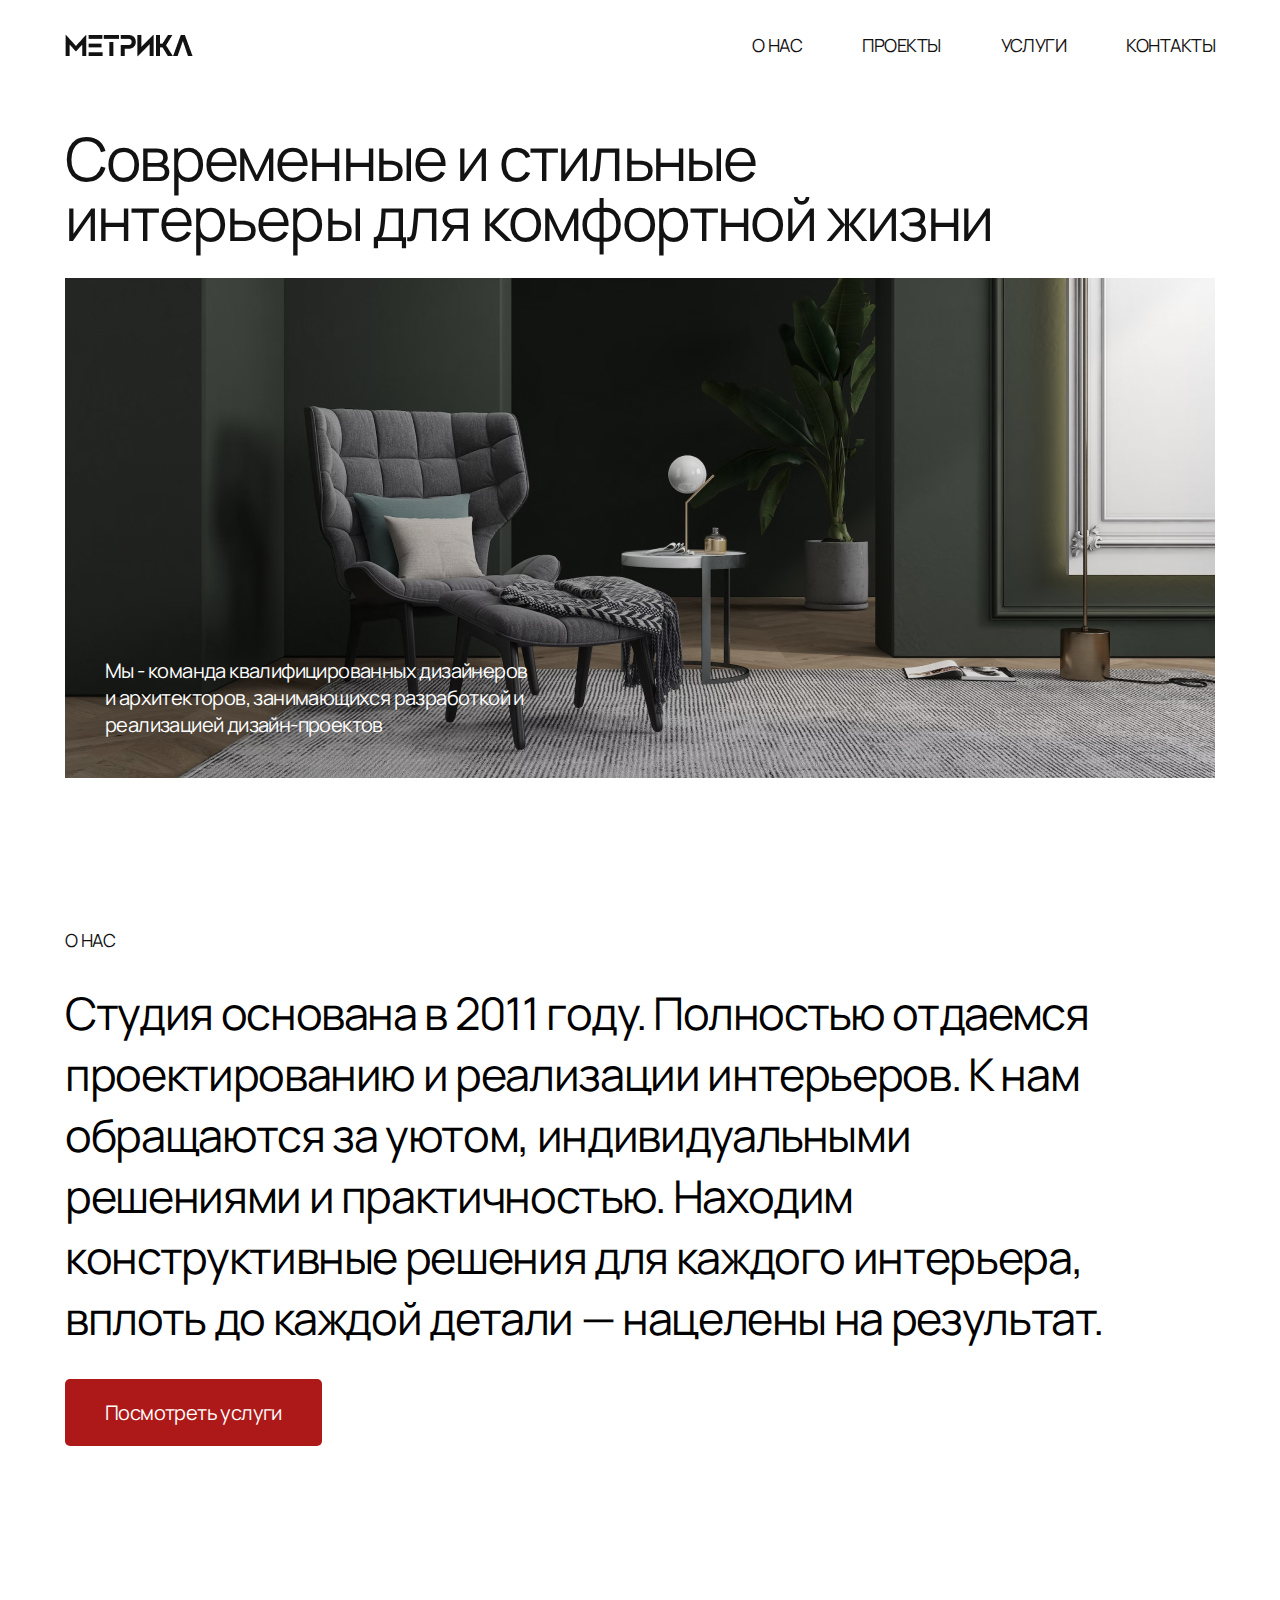
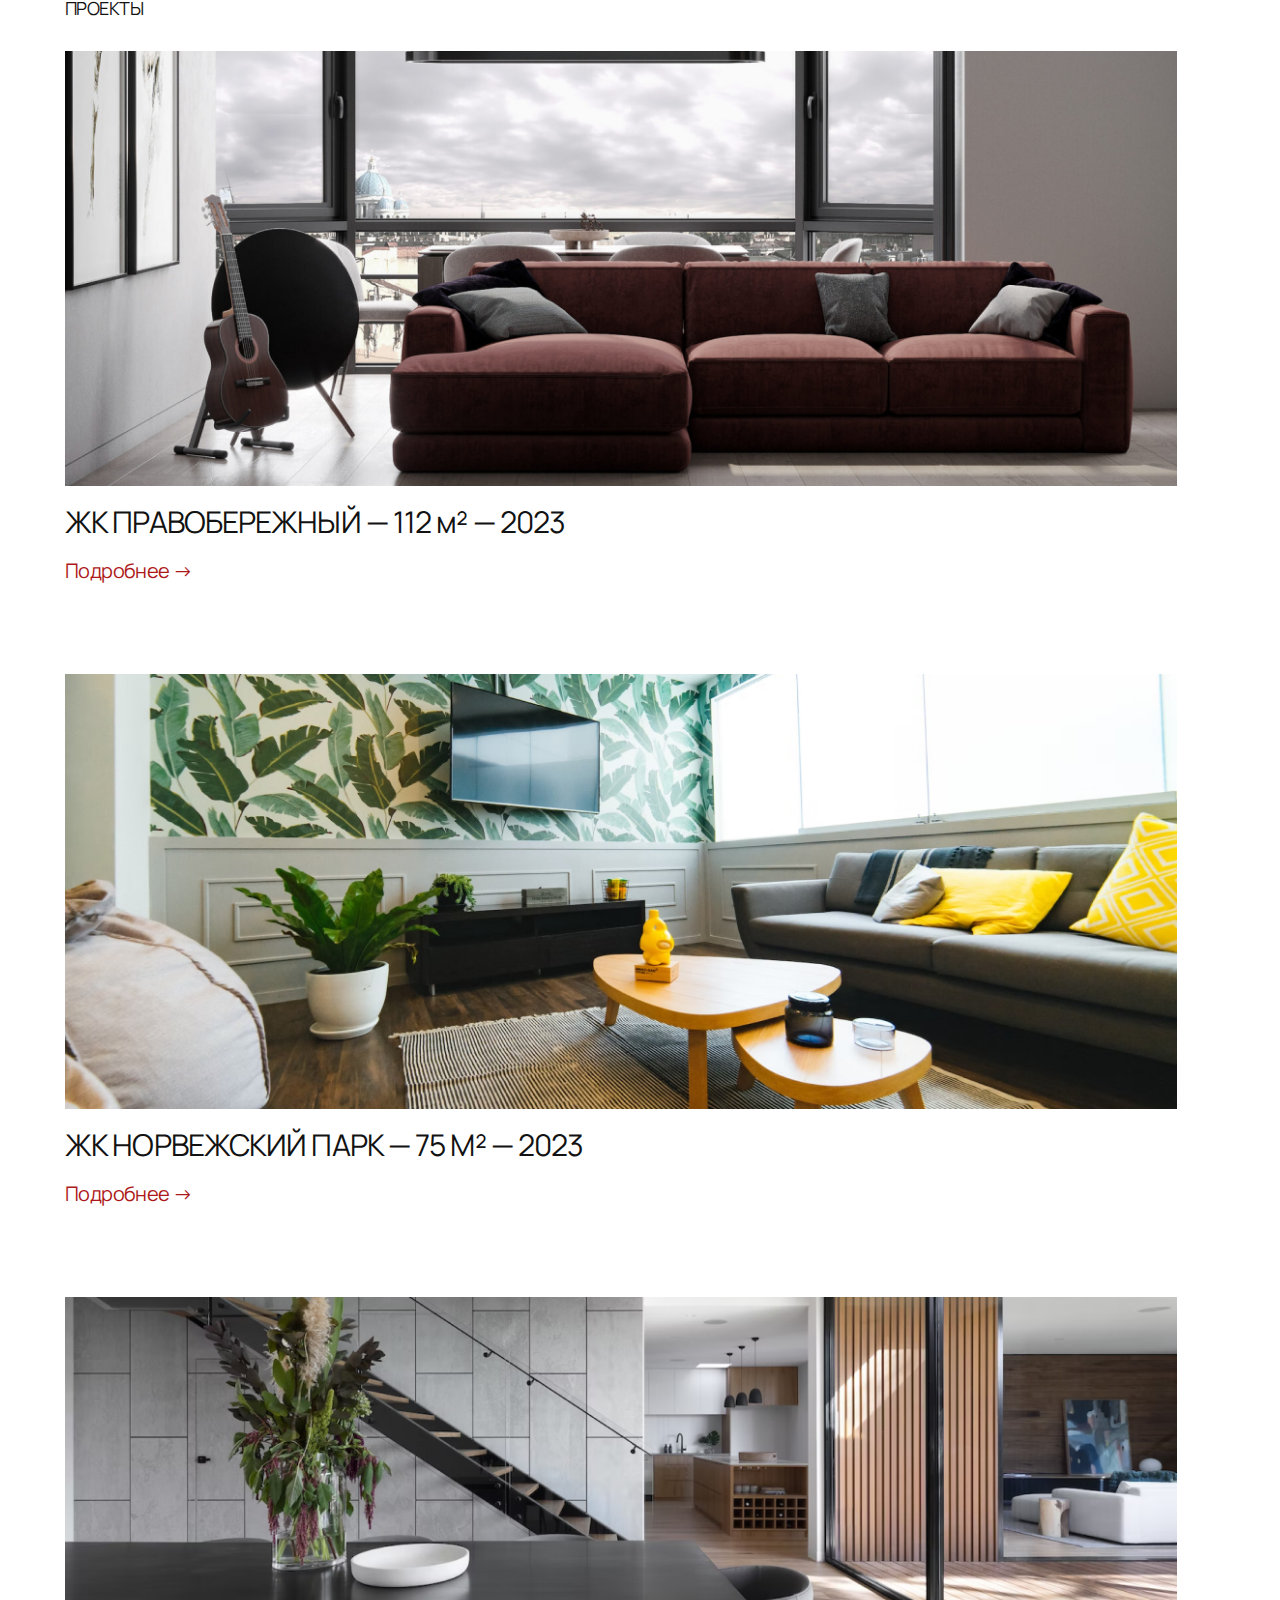
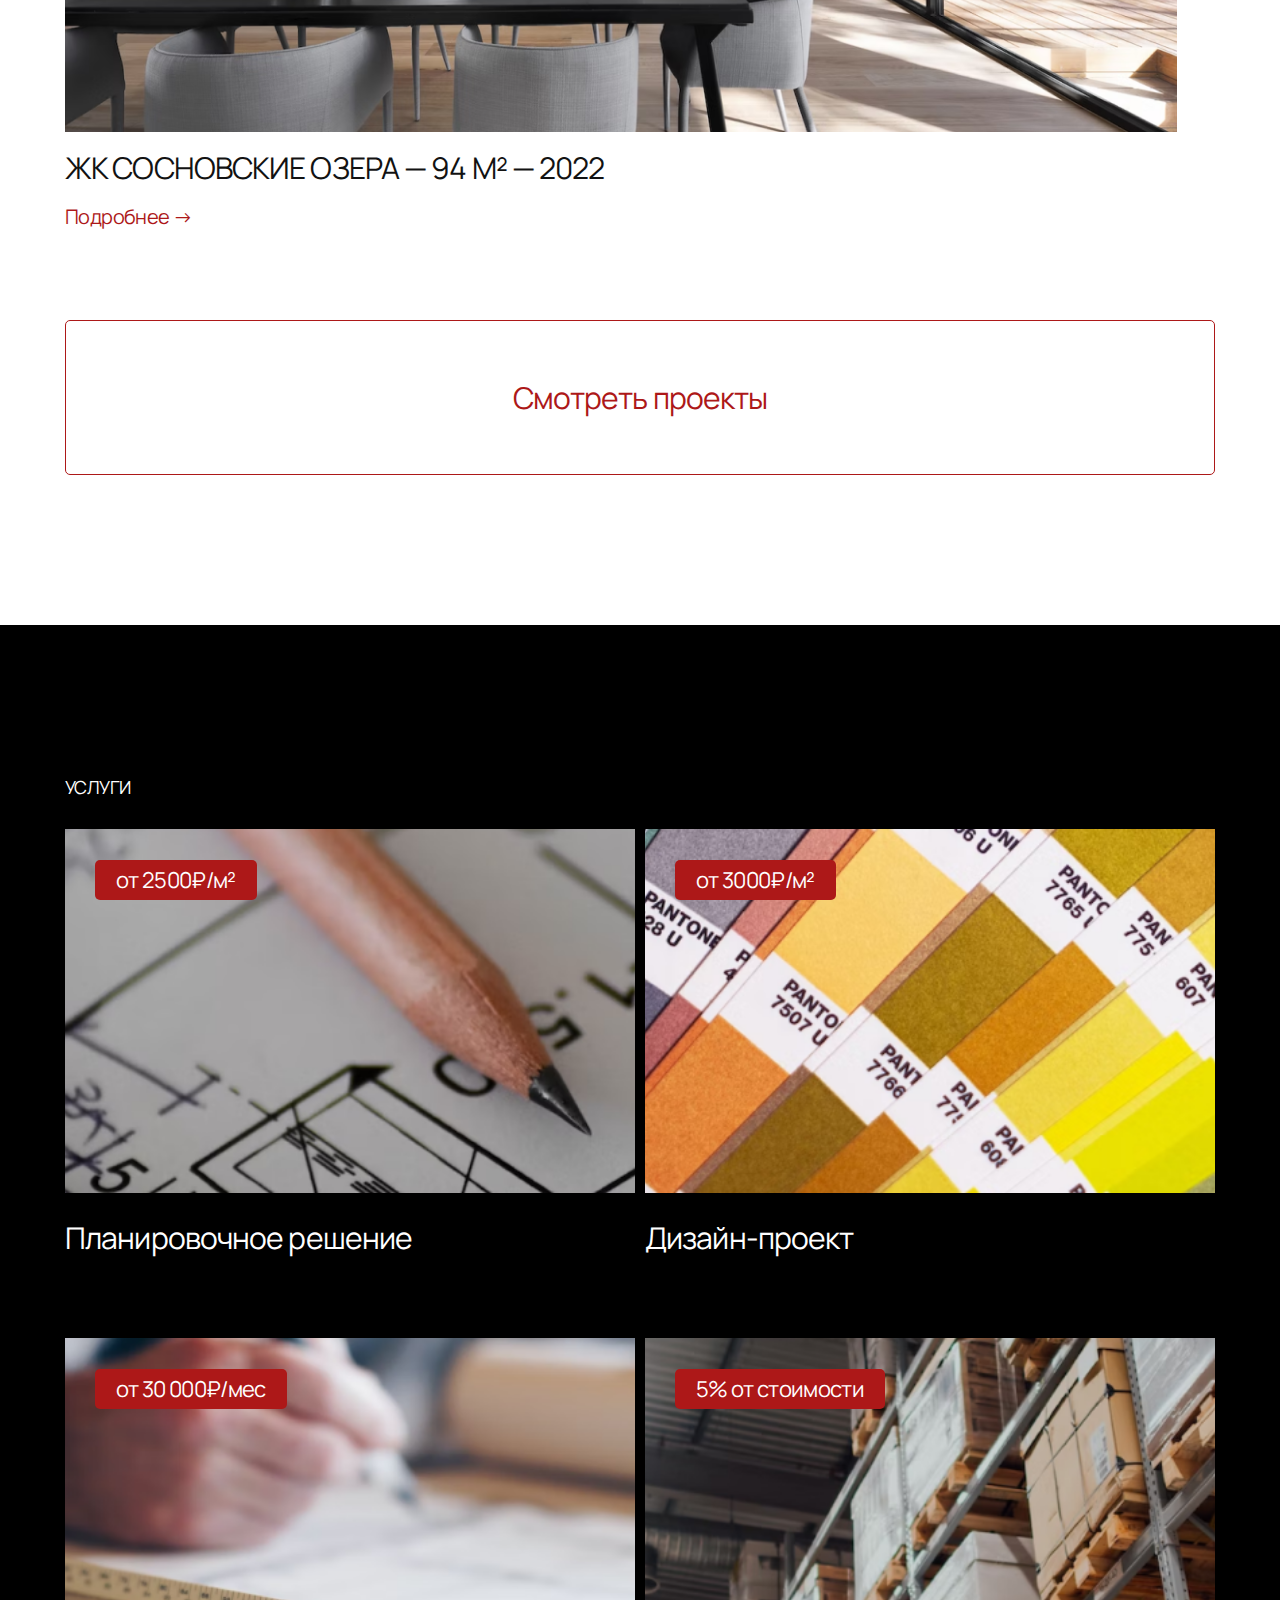
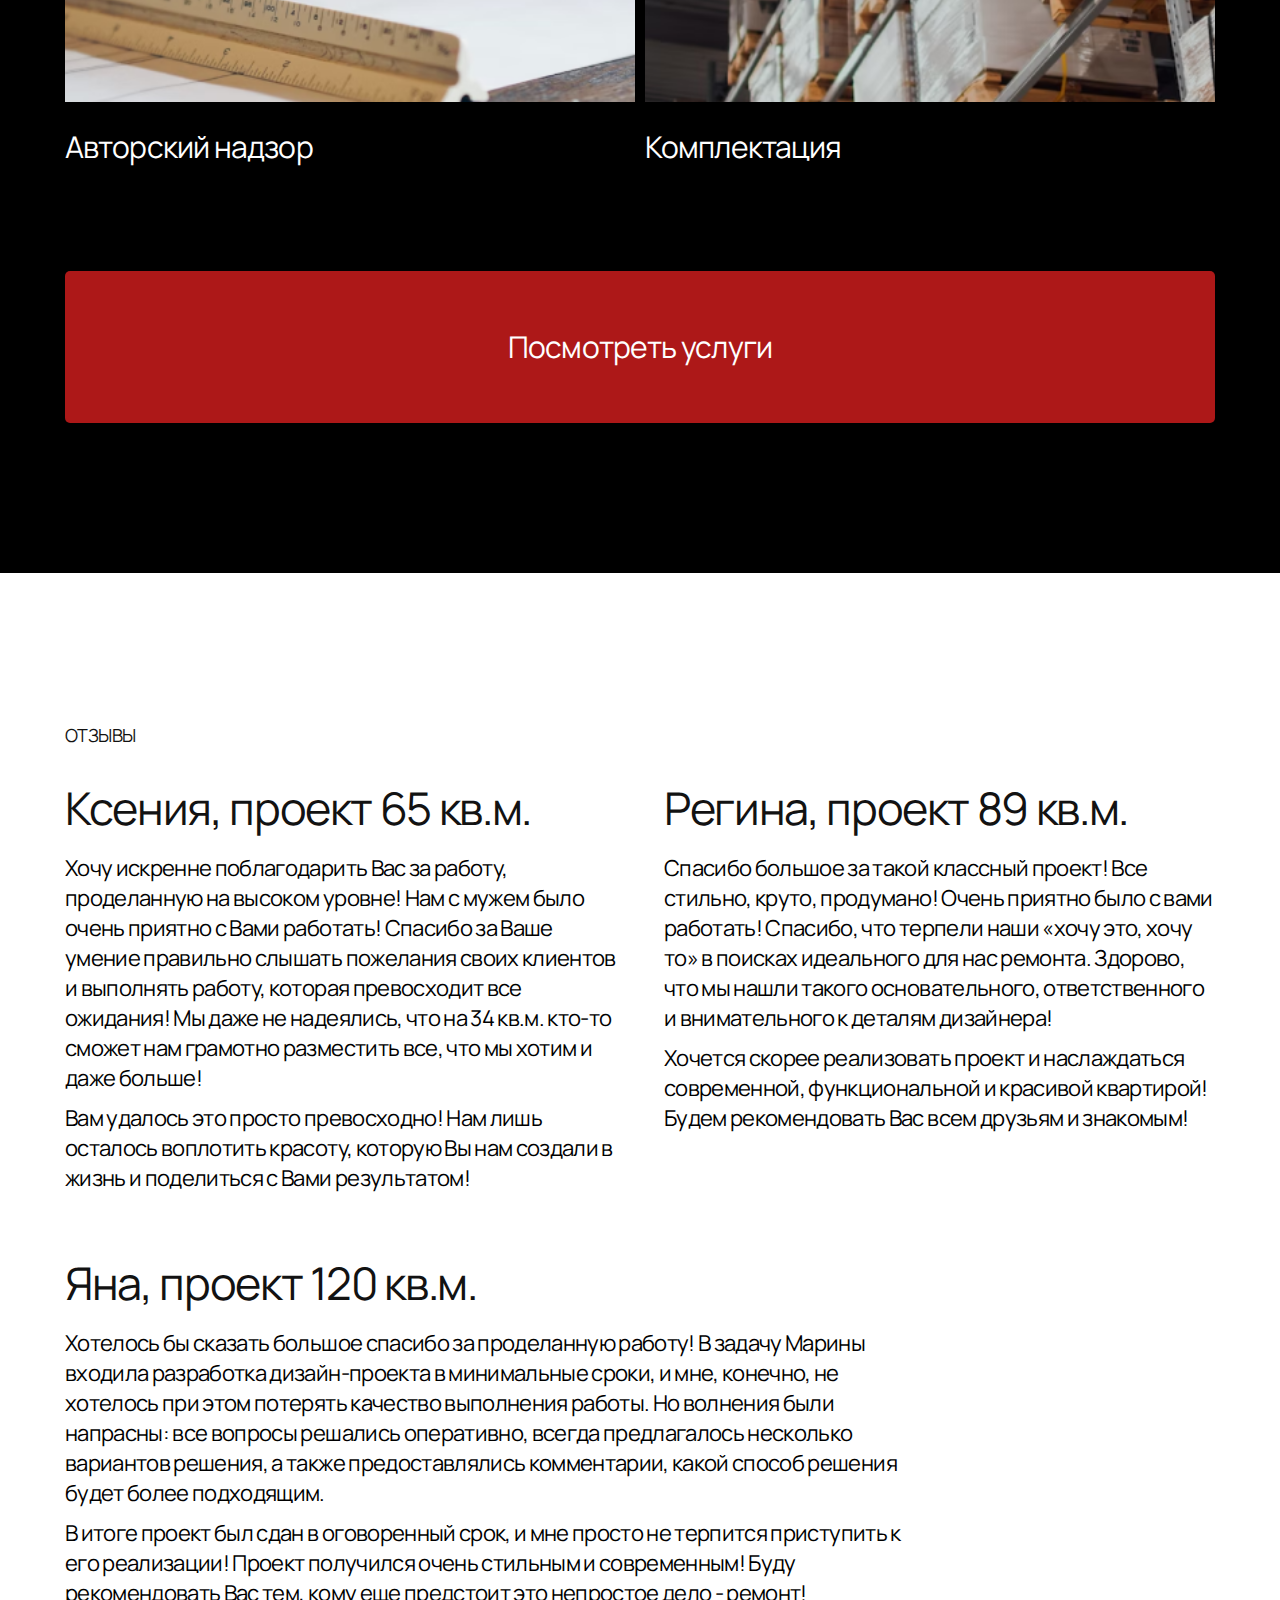
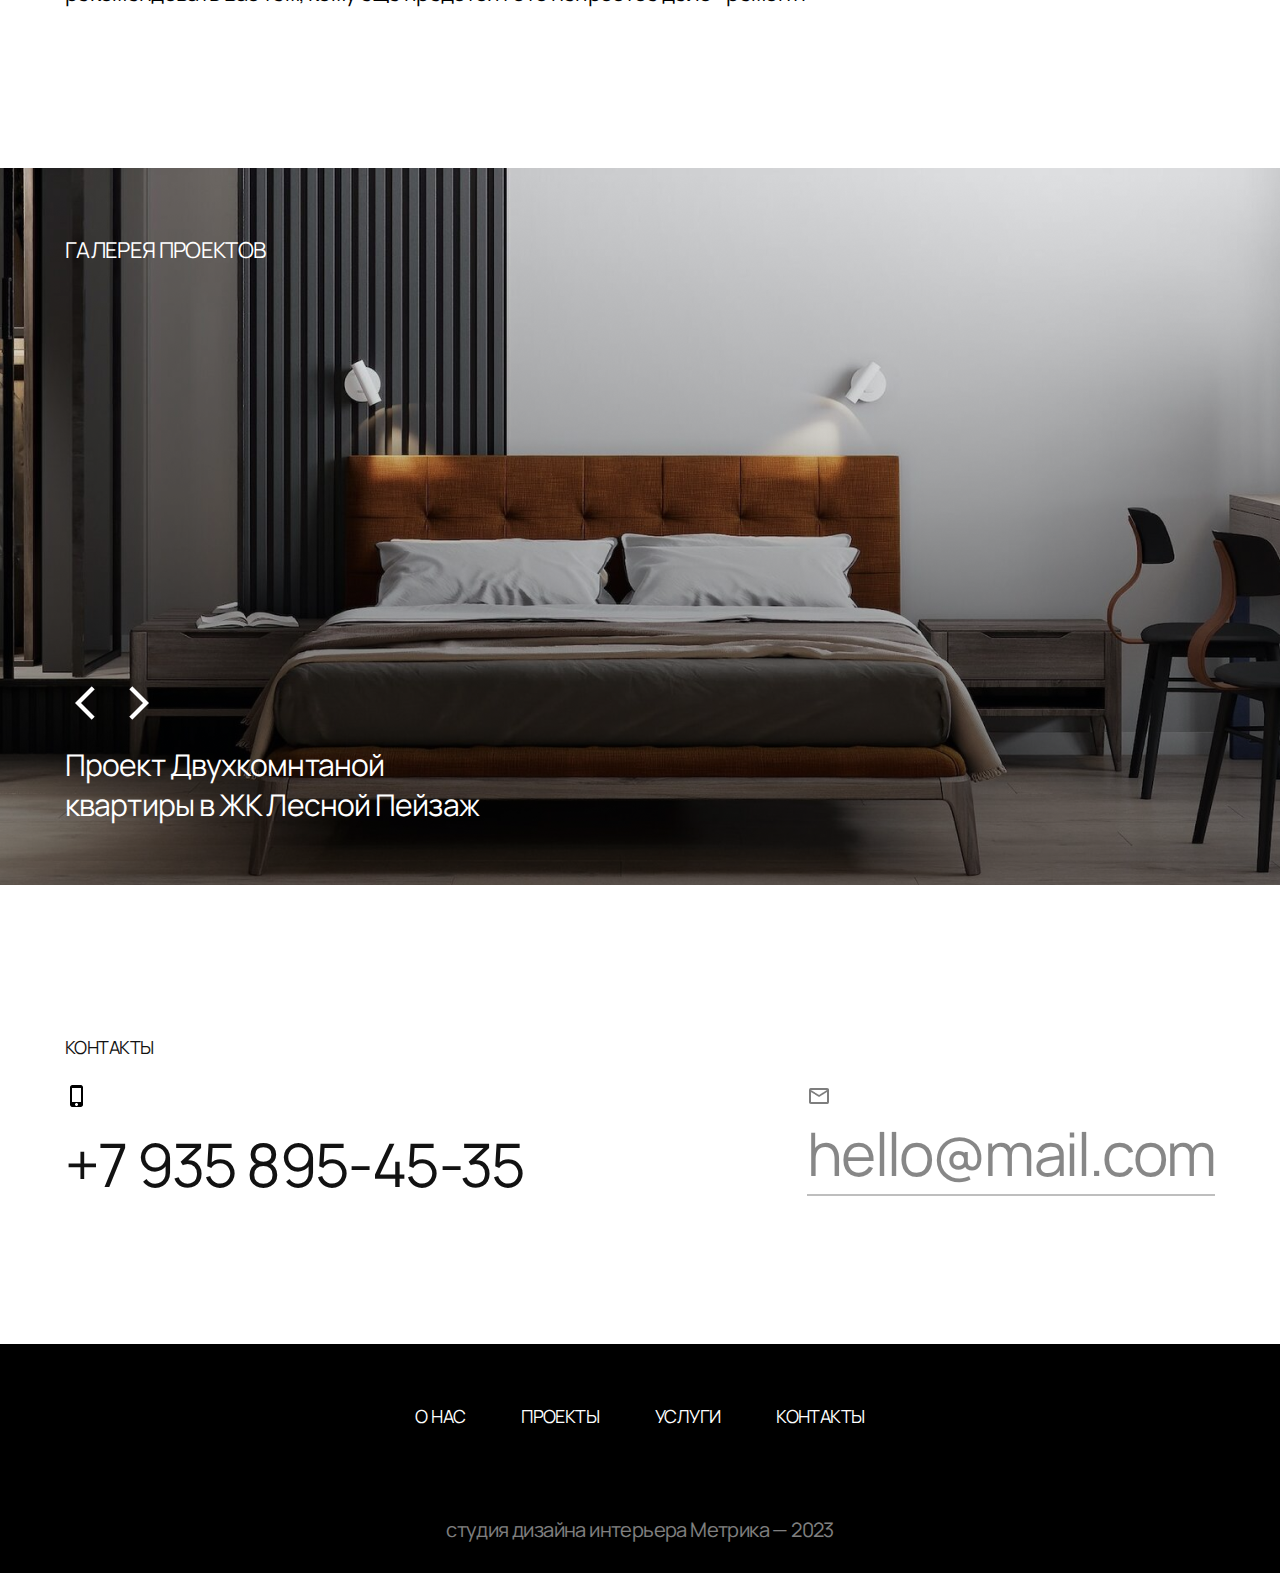
<file: index.html>
<!DOCTYPE html>
<html lang="en">
<head>
    <link rel="preconnect" href="https://fonts.googleapis.com">
    <link rel="preconnect" href="https://fonts.gstatic.com" crossorigin>
    <link href="https://fonts.googleapis.com/css2?family=Manrope:wght@200;300;400;500;600;700;800&display=swap" rel="stylesheet">
    <meta charset="UTF-8">
    <meta name="viewport" content="width=device-width, initial-scale=1.0">
    <title>Метрика</title>
    <link rel="stylesheet" href="./reset.css">
    <link rel="stylesheet" href="./styles.css">
</head>
<body> 
    
        <header>
            <div class="container">
                <div class="header-inner">
                    <img class="header__logo" src="./img/Метрика.png" alt="Логотоп компании">
                    <nav class="headernav">
                        <a class="headernav__link" href="#about-us">О НАС</a></li>
                        <a class="headernav__link" href="#projects">ПРОЕКТЫ</a></li>
                        <a class="headernav__link" href="#services">УСЛУГИ</a></li>
                        <a class="headernav__link" href="#contacts">КОНТАКТЫ</a></li>
                    </nav>
                    <div class="js-burger-btn burger-btn"></div>
                </div>
            </div>
        </header>

        <div class="js-burger burger">
            <div class="js-burger__content burger__content">
                <img class="header__logo" src="./img/Метрика.png" alt="Логотоп компании">
                    <nav class="burger-nav">
                        <a class="burger-nav__link" href="#about-us">О НАС</a></li>
                        <a class="burger-nav__link" href="#projects">ПРОЕКТЫ</a></li>
                        <a class="burger-nav__link" href="#services">УСЛУГИ</a></li>
                        <a class="burger-nav__link" href="#contacts">КОНТАКТЫ</a></li>
                    
                    <h2 class="burger-nav__title">Для связи:</h2>
                    <ul class="burger-nav__item">
                        <li class="">
                            <a class="burger-nav__text" href="tel:+79358954535">
                                +7 935  895-45-35
                            </a>
                        </li>
                        <li>
                            <a class="burger-nav__text" href="mailto:hello@mail.com">
                                hello@mail.com
                            </a>
                        </li>
                    </ul>
                </nav>
            </div>
        </div>
    
        <script src="./burger.js"></script>

        <main>
            <section class="hero">
                <div class="container">
                    <h1 class="hero__title">
                        Современные и стильные 
                        интерьеры для комфортной жизни
                    </h1>
                    <div class="hero__box">
                        <p class="hero__text">
                            Мы - команда квалифицированных дизайнеров и архитекторов, занимающихся разработкой и реализацией дизайн-проектов
                        </p>
                    </div>
                </div>
            </section>
            
            <section class="about">
                <div class="container">
                    <h2 id="about-us">О НАС</h2>
                    <p class="about__text">
                        Студия основана в 2011 году. Полностью отдаемся проектированию и реализации интерьеров. К нам обращаются за уютом, индивидуальными решениями и практичностью. Находим конструктивные решения для каждого интерьера, вплоть до каждой детали — нацелены на результат.
                    </p>
                    <a href="#" class="about__btn">Посмотреть услуги</a>
                </div>
            </section>

            <section class="projects">
                <div class="container">
                    <h2 id="projects">проекты</h2>
                    <ul class="project">
                        <li class="project__item">
                            <div class="container__img">
                                <img class="project__image" src="./img/projects_right.png" alt="Красивый диван">
                            </div>
                            <h3 class="project__title">
                                ЖК ПРАВОБЕРЕЖНЫЙ — 112 м² — 2023
                            </h3>
                            <a href="#" class="project__link">Подробнее →</a>
                        </li>
                        <li class="project__item">
                            <div class="container__img">
                                <img class="project__image" src="./img/projects_park.png" alt="Милый кофейный столик">
                            </div>
                            <h3 class="project__title">
                                ЖК НОРВЕЖСКИЙ ПАРК — 75 М² — 2023
                            </h3>
                            <a href="#" class="project__link">Подробнее →</a>
                        </li>
                        <li class="project__item">
                            <div class="container__img">
                                <img class="project__image" src="./img/projects_lakes.png" alt="Стол с креслами">
                            </div>   
                            <h3 class="project__title">
                                ЖК СОСНОВСКИЕ ОЗЕРА — 94 М² — 2022
                            </h3>
                            <a href="#" class="project__link">Подробнее →</a>    
                        </li>
                       
                    </ul> 
                    <a href="#" class="project__btn">
                                    Смотреть проекты
                        </a>
                </div>
            </section> 

            <section class="services">
                <div class="container">
                    <h2 id="services" class="services__title">Услуги</h2>
                    <ul class="service">
                        <li class="service-item">
                            <div class="service__item">
                            <h3 class="service__parameters">от 2500₽/м²</h3>
                            <img class="service__img" src="./img/schedule_resolution.png" alt="Карандаш на бумаге">
                            </div>
                            <h3 class="service__text">Планировочное решение</h3>
                        </li>
                         <li class="service-item">
                            <div class="service__item">
                            <h3 class="service__parameters">от 3000₽/м²</h3>
                            <img class="service__img" src="./img/design_project.png" alt="Палитра">
                            </div>
                            <h3 class="service__text">Дизайн-проект</h3>
                        </li>
                        <li class="service-item">
                            <div class="service__item">
                            <h3 class="service__parameters">от 30 000₽/мес</h3>
                            <img class="service__img" src="./img/author_ supervision.png" alt="Подготовка чертежа">
                            </div>
                            <h3 class="service__text">Авторский надзор </h3>
                        </li>
                        <li class="service-item">
                            <div class="service__item">
                            <h3 class="service__parameters">5% от стоимости</h3>
                            <img class="service__img" src="./img/equipment.png" alt="Паллеты на складе">
                            </div>
                            <h3 class="service__text">Комплектация</h3>
                        </li>
                    </ul>
                    <a href="#" class="servise__btn js-btn">Посмотреть услуги</a>
                </div>
            </section>

            <div class="js-popup popup">
                <div class="js-popup__content popup__content">
                    <h1 class="popup__title">
                        Заказать услугу
                    </h1>
                    <p class="popup__text">
                        Заполните форму, мы свяжемся с вами в течение суток
                    </p>
                    <input 
                        class="input"
                        type="text"
                        placeholder="Имя">

                    <input 
                        class="input"
                        type="text"
                        placeholder="Электронная почта">

                    <input 
                        class="input"
                        type="text"
                        placeholder="Номер телефона">
                    
                    <button class="popup__btn">Отправить</button>
                    <div class="js-popup__close-btn popup__close-btn"></div>
                </div>
            </div>

            <script src="/popup.js"></script>

            <section class="reviews">
                <div class="container">
                    <h2 id="reviews" > Отзывы</h2>
                    <div class="review">
                        <div class="review__row">
                            <div class="review__col review__left">
                                <h3 class="review__title">Ксения, проект 65 кв.м.</h3>
                                <p class="review__text">Хочу искренне поблагодарить Вас за работу, проделанную на высоком уровне! Нам с мужем было очень приятно с Вами работать! Спасибо за Ваше умение правильно слышать пожелания своих клиентов и выполнять работу, которая превосходит все ожидания! Мы даже не надеялись, что на 34 кв.м. кто-то сможет нам грамотно разместить все, что мы хотим и даже больше!</p>
                                <p class="review__text">Вам удалось это просто превосходно! Нам лишь осталось воплотить красоту, которую Вы нам создали в жизнь и поделиться с Вами результатом!</p>
                            </div>

                            <div class="review__col ">
                                <h3 class="review__title">Регина, проект 89 кв.м.</h3>
                                <p class="review__text">Спасибо большое за такой классный проект! Все стильно, круто, продумано! Очень приятно было с вами работать! Спасибо, что терпели наши «хочу это, хочу то» в поисках идеального для нас ремонта. Здорово, что мы нашли такого основательного, ответственного и внимательного к деталям дизайнера!</p>
                                <p class="review__text">Хочется скорее реализовать проект и наслаждаться современной, функциональной и красивой квартирой! Будем рекомендовать Вас всем друзьям и знакомым!</p>
                            </div>
                        </div>
                        <div class="review__col">
                            <h3 class="review__title">Яна, проект 120 кв.м.</h3>
                            <p class="review__text review__big">Хотелось бы сказать большое спасибо за проделанную работу! В задачу Марины входила разработка дизайн-проекта в минимальные сроки, и мне, конечно, не хотелось при этом потерять качество выполнения работы. Но волнения были напрасны: все вопросы решались оперативно, всегда предлагалось несколько вариантов решения, а также предоставлялись комментарии, какой способ решения будет более подходящим.</p>
                            <p class="review__text review__big">В итоге проект был сдан в оговоренный срок, и мне просто не терпится приступить к его реализации! Проект получился очень стильным и современным! Буду рекомендовать Вас тем, кому еще предстоит это непростое дело - ремонт!</p>
                        </div>
                    </div>
                </div>
            </section>
            
            <section class="gallery-section">
                <div class="gallery">
                        <div class="gallery__title-wrapper">
                            <div class="container">
                                <h2 class="gallery__title">
                                    галерея проектов
                                </h2>
                            </div>
                        </div>
                        <div class="gallery__slides">
                            <div class="gallery__slide gallery__slide_active">
                               <img  class="gallery__img" src="./img/Rectangle 10 (1).png" alt="">
                                        <div class="container">
                                            <h3 class="gallery__text">
                                                Проект Двухкомнтаной квартиры в ЖК Лесной Пейзаж
                                            </h3>
                                        </div>
                            </div>
                            <div class="gallery__slide">
                                <img  class="gallery__img" src="./img/Rectangle 10 (2).png" alt="">
                                    <div class="container">
                                        <h3 class="gallery__text">
                                            Проект гостиной в ЖК Маяк
                                        </h3>
                                    </div>
                            </div>
                            <div class="gallery__slide">
                                <img  class="gallery__img" src="./img/Rectangle 10 (3).png" alt="">
                                    <div class="container">
                                        <h3 class="gallery__text">
                                            Визуализация кухни-гостиной в частном доме
                                        </h3>
                                    </div>
                            </div>
                            <div class="gallery__slide">
                                <img  class="gallery__img" src="./img/Rectangle 10 (4).png" alt="">
                                    <div class="container">
                                        <h3 class="gallery__text">
                                            Проект кухни в скандинавском стиле для ЖК Северный Ветер
                                        </h3>
                                    </div>
                            </div>
                        </div>
                        <div class="gallery__controls-wrapper">
                            <div class="container">
                                <div class="gallery__controls">
                            <button class="gallery__control-prev"></button>
                            <button class="gallery__control-next"></button>
                        </div>
                        </div>
                    </div> 
                 </div>
        </section>
            
        <script src="./gallery.js"></script>
        
            <section class="contacts" >
                <div class="container">
                    <h2 id="contacts">Контакты</h2>
                    <ul class="contacts-wrapper">
                        <li class="wrapper__item">
                            <a class="contacts__phone phone-before" href="tel:+79358954535">
                                +7 935  895-45-35
                            </a>
                        </li>
                        <li>
                            <a class="contacts__email email-before" href="mailto:hello@mail.com">
                                hello@mail.com
                            </a>
                        </li>
                    </ul>
                </div>
            </section>
        </main>

        <footer class="footer">
            <div class="footer-inner">
            <nav class="footernav">
                <a class="footernav__link" href="#about-us">О НАС</a>
                <a class="footernav__link" href="#projects">ПРОЕКТЫ</a>
                <a class="footernav__link" href="#services">УСЛУГИ</a>
                <a class="footernav__link" href="#contacts">КОНТАКТЫ</a>
            </nav>
            
            <p class="footer__title">студия дизайна интерьера Метрика — 2023</p>
        </div>
        </footer>
   
</body>
</html>
</file>
<file: styles.css>
body {
    font-family: 'Manrope',sans-serif;
    background: #FFFFFF;
}

h1,
h2,
h3,
a,
p,
div {
    letter-spacing: -0.03em;
}


.hero__title {
    max-width: 956px;
    font-size: 60px;
    font-weight: 400;
    line-height: 60px;
}

h2 {
    font-size: 18px;
    font-weight: 400;
    line-height: 25px;
    text-transform: uppercase;
}

h3 {
    font-size: 30px;
    line-height: 41px ;
}

h1,
h2,
h3 {
    color: #121212;
}

section {
    margin-bottom: 150px;
}

section:first-child {
    padding-top: 0;
}

.container {
    margin: 0 auto;
    padding: 0 15px;
    max-width: 1180px;
}

.body_fixed {
    overflow: hidden;
}

header {
    margin-top: 33px;
    margin-bottom: 70px;
}

.header-inner {
    position: relative;
    display: flex;
    justify-content: space-between;
    align-items: center;
}

.headernav {
    display: flex;
    gap: 60px;
}


.headernav__link {
    display: block;
    font-size: 18px;
    font-weight: 400;
    line-height: 25px;
    text-decoration: none;
    color: #121212;
}

.headernav__link:hover,
.headernav__link:active {
    opacity: 0.5;
    border-bottom: 1px solid rgba(0, 0, 0, 0.7);
}

.burger-btn {
    display: none;
}

.burger {
    position: fixed;
    top: 0;
    left: 0;
    width: 100%;
    height: 100%;
    background-color: rgb(0, 0, 0, 0.5);
    opacity: 0;
    visibility: hidden;
    transition: all 0.3s ease;
    display: flex;
    justify-content: end;
}

.burger_open {
    opacity: 1;
    visibility: visible;
}

.burger__content {
    padding: 30px;
    padding-top: 80px;
    width: 80%;
    height: 100%;
    background-color: white;
}

.burger-nav {
    position: fixed;
    margin-top: 50px;
    display: flex;
    flex-direction: column;
    gap: 20px;
}

.burger-nav__link {
    display: block;
    padding-bottom: 20px;
    font-size: 25px;
    font-weight: 400;
    line-height: 24px;
    text-decoration: none;
    color: #121212;
}

.burger-nav__link:nth-child(4){
    margin-bottom: 80px;
}

.burger-nav__title {
    font-size: 16px;
    line-height: 21px;
    opacity: 0.5;
}

.burger-nav__text {
    text-decoration: none;
    font-size: 20px;
    line-height: 45px;
    padding-bottom: 5px;
    color: #000;
}

.hero__box {
    position: relative;
    margin-top: 30px;
    height: 500px;
    max-width: 1150px;
    background-image: url('./img/fon.png');
    background-size: cover;
    background-position: 50%;
    background-repeat: no-repeat;
}

.hero__text {
    position: absolute;
    left: 40px;
    bottom: 40px;
    max-width: 430px;
    font-weight: 400;
    font-size: 20px;
    line-height: 27px;
    color: #FFF;
}

p.about__text {
    margin-top: 30px;
    max-width: 1048px;
    font-size: 45px;
    font-weight: 400;
    line-height: 61px;
}

a.about__btn {
    display: inline-block;
    margin-top: 30px;
    padding: 20px 40px;
    font-size: 20px;
    line-height: 27px;
    border-radius: 5px;
    background-color: #AD1818;
    color: #FFFFFF;
    cursor: pointer;
    text-decoration: none;
}

.project {
    margin-top: 30px;
    display: flex;
    justify-content: space-between;
    flex-wrap: wrap;
    gap: 90px;
}

.container__img {
    width: 100%;
    height: 450px;
}

.project__image {
    padding-bottom: 15px;
    width: 100%;
    height: 100%;
    object-fit: cover;
}

.project__title {
    padding-bottom: 15px;
}

.project__link {
    font-size: 20px;
    font-weight: 400;
    line-height: normal;
    color: #AD1818;
    text-decoration: none;
}

.services {
    margin: 0 auto;
    margin-bottom: 150px;
    padding-top: 150px;
    padding-bottom: 150px;
    background-color: #000;
    max-width: 1400px;
}

.services__title {
    color: #FFF;
}

.service__text {
    color: #FFF;
}

.service {
    margin-top: 29px;
    padding-bottom: 104px;
    display: flex;
    justify-content: space-between;
    flex-wrap: wrap;
    row-gap: 80px;
}

.service-item {
    max-width: calc(50% - 5px);  
}

.service__item {
    width: 100%;
    height: 388px;
}

.service__parameters {
    margin-top: 31px;
    margin-left: 30px;
    padding: 5px 21px;
    position: absolute;
    background-color: rgba(173, 24, 24, 1);
    font-size: 22px;
    line-height: 30px;
    color: #FFF;
    border-radius: 5px;
}

.service__img {
    padding-bottom: 24px;
    height: 100%;
    max-width: 100%;
    object-fit: cover;
}

.servise__btn {
    display: block;
    padding: 56px 0;
    max-width: 1150px;
    font-size: 30px;
    line-height: 40px;
    border-radius: 5px;
    background-color: #AD1818;
    color: #FFFFFF;
    cursor: pointer;
    text-decoration: none;
    text-align: center;
}

.project__btn {
    margin-top: 90px;
    display: block;
    max-width: 1150px;
    line-height: 153px;
    border: 1px solid #AD1818;
    border-radius: 5px;
    text-decoration: none;
    text-align: center;
    color: #AD1818;
    font-size: 30px;
}

.project__btn:hover {
    background-color: #AD1818;
    color: #FFF;
}

.body__fixed {
    overflow: hidden;
    line-height: 1;
}

.popup {
    position: fixed;
    top: 0;
    left: 0;
    width: 100%;
    height: 100%;
    display: flex;
    justify-content: center;
    align-items: center;
    padding: 10px 50px;
    background-color: rgb(0, 0, 0, 0.5);
    opacity: 0;
    visibility: hidden;
    transition: all 0.3s ease;
}

.popup__open {
    opacity: 1;
    visibility: visible;
}

.popup__content {
    position: relative;
    width: 777px;
    max-height: 100%;
    display: flex;
    flex-direction: column;
    align-items: center;
    overflow-y: auto;
    padding: 94px 74px 86px 55px;
    border-radius: 10px;
    background-color: white;
}

.popup__title {
   font-size: 45px;
   line-height: 61px;
}

.popup__text {
    padding-bottom: 60px;
    font-size: 18px;
    line-height: 24px;
}

.input {
   margin-bottom: 50px;
   padding-bottom: 10px;
   width: 100%;
   font-size: 25px;
   line-height: 34px;
   border: none;
   border-bottom: 2px solid rgba(0, 0, 0, 1);
}

.input:nth-child(5) {
    margin-bottom: 80px; 
}

.input:focus {
    outline: none;
}

.input::placeholder {
    color: rgba(0, 0, 0, 1);
    opacity: 0.3;
}

.popup__btn {
    width: 100%;
    background-color: #AD1818;
    padding: 20px 0;
    color: #FFF;
    font-size: 20px;
    line-height: 27px;
    border: #AD1818;
    border-radius: 5px;
}

.popup__close-btn {
    position: absolute;
    right: 35px;
    top: 30px;
    width: 50px;
    height: 50px;
    cursor: pointer;
    background-image: url(./img/radix-icons_cross-2.png);
    background-repeat: no-repeat;
}

.review {
    margin-top: 30px;
}

.review__row {
    padding-bottom: 50px;
    display: flex;
    justify-content: space-between;
    flex-wrap: wrap;
}

.review__col {
    max-width: calc(50% - 24px);
}

.review__title {
    padding-bottom: 14px;
    font-size: 45px;
    line-height: 61px;
   
}

.review__text { 
    padding-bottom: 10px;
    font-size: 22px;
    line-height: 30px;
}

.review__big {
    width: 861px;
}

.gallery-section {
    margin: 0 auto;
    padding: 0;
    max-width: 1400px;
}

.gallery {
    position: relative;
    margin-bottom: 150px;
}

.gallery__title-wrapper {
    position: absolute;
    width: 100%;
    top: 67px;
    z-index: 100;
}

.gallery__title {
    font-size: 22px;
    line-height: 30px;
    color: white;
}

.gallery__slides {
    height: 717px;
    position: relative;
}

.gallery__slide {
    position: absolute;
    top: 0;
    left: 0;
    height: 717px;
    max-width: 100%;
    opacity: 0;
}

.gallery__slide_active {
    opacity: 1;
}

.gallery__img  {
    max-width: 100%;
    height: 100%;
    object-fit: cover;
}

.gallery__text {
    position: absolute;
    bottom: 60px;
    width: 443px;
    font-size: 30px;
    line-height: 40px;
    color: white;
}

.gallery__controls-wrapper {
    position: absolute;
    bottom: 162px;
    width: 100%;
}

.gallery__controls {
    display: flex;
    gap: 14px;
}

.gallery__control-prev {
   background-image: url(./img/arrow.png);
}

.gallery__control-next {
    background-image: url(./img/arrow.png);
    transform: rotate(180deg);
}

.gallery__control-prev, .gallery__control-next {
    display: flex;
    width: 40px;
    height: 40px;
    background-color: transparent;
    background-repeat: no-repeat;
    background-position: left;
    border: none;
}

.gallery__control-prev:hover,
.gallery__control-next:hover {
    opacity: 0.5;
}

.contacts {
    margin-bottom: 150px;
}

.contacts-wrapper {
    padding-top: 24px;
    display: flex;
    justify-content: space-between;
    flex-wrap: wrap;
}

.contacts__phone {
    font-size: 60px;
    line-height: 60px;
    color: #121212;
    text-decoration: none;
}

.phone-before:before {
    content: "";
    display: block;
    margin-bottom: 26px;
    max-width: 24px;
    height: 24px;
    background-image: url(./img/ic_outline-phone-iphone.png);
    background-size: contain;
    background-repeat: no-repeat;
    background-position: center;
}

.contacts__email {
    font-size: 60px;
    line-height: 60px;
    color: #121212;
    opacity: 0.5;
    text-decoration: none;
    border-bottom: 2px solid rgba(0, 0, 0, 0.5);
}

.email-before::before {
    content: "";
    display: block;
    margin-bottom: 15px;
    max-width: 24px;
    height: 24px;
    background-image: url(./img/material-symbols_mail-outline-rounded.png);
    background-size: contain;
    background-repeat: no-repeat;
    background-position: center;
}

.footer{
    margin: 0 auto;
    background-color: #000;
    color: #FFF;
    max-width: 1400px;

}

.footer h1,
.footer h2,
.footer h3 {
    color: #FFF;
}

.footer {
    padding: 60px 0 30px 0;
}

.footer__title {
    padding-top: 87px;
    font-size: 20px;
    line-height: 27px;
    color: #FFFFFF;
    opacity: 0.5;
}

.footer-inner {
    display: flex;
    flex-direction: column;
    align-items: center;
}

.footernav__link {
    padding-left: 53px;
    font-size: 18px;
    font-weight: 400;
    line-height: 25px;
    text-decoration: none;
    color: #FFFFFF;
}

.footernav__link:first-child {
    padding: 0;
}

.footernav__link:hover {
    opacity: 0.5;
    border-bottom: 1px solid rgba(0, 0, 0, 0.5);
}

@media (max-width: 961px) {
    section {
        margin-bottom: 120px;
    }

    .container {
        max-width: 100%;
        padding-left: 15px;
        padding-right: 15px;
    }

    .hero__box {
        position:static;
        max-width: 100%;
        height: 400px;
    }

    .hero__title {
        max-width: 802px;
        font-size: 50px;
        line-height: 60px;
    }

    .hero__text {
        left: 42px;
        bottom: 50px;
        max-width: 430px;
        font-size: 20px;
        line-height: 27px;
    }

    h2 {
        font-size: 18px;
        line-height: 24px;
    }

    p.about__text {
        margin-top: 30px;
        max-width: 690px;
        font-size: 35px;
        line-height: 47px;
    }
    
    .project {
        gap: 80px;
    }

    .project__title {
        padding-bottom: 10px;
        font-size: 25px;
        line-height: 34px ;

    }

    .project__btn {
        margin-top: 100px;
        max-width: 100%;
        height: 153px;
    }

    .project__link {
        font-size: 20px;
        line-height: 27px;
    }

    .services {
        padding-bottom: 120px;
        max-width: 100%;
    }

    .service {
        padding-bottom: 80px;
    }

    .service__item {
        height: 315px;
    }

    .service__img {
        padding-bottom: 15px;        
    }

    .service__text{
        font-size: 25px;
        line-height: 34px;
    }

    .servise__btn {
        max-width: 100%;
    }

    .service__parameters {
        margin-left: 32px;
        padding: 7px 27px;
        font-size: 20px;
        line-height: 27px;
    }
    
    .review__row {
        padding-bottom: 80px;
    }
    
    .review__col {
        max-width: calc(50% - 5px);
    }
    
    .review__title {
        padding-bottom: 25px;
        font-size: 35px;
        line-height: 47px;
       
    }
    
    .review__text { 
        padding-bottom: 20px;
        max-width: 100%;
        font-size: 20px;
        line-height: 27px;
    }
    
    .review__big {
        max-width: 694px;
    }

    .gallery {
        margin-bottom: 120px;
    }

    .gallery__slides {
        height: 536px;
    }
    
    .gallery__slide {
        height: 536px;
    }

    .gallery__title-wrapper {
        top: 60px;
    }
    
    .gallery__title {
        font-size: 20px;
        line-height: 27px;
    }

    .gallery__text {
        bottom: 80px;
        max-width: 377px;
        font-size: 25px;
        line-height: 34px;
    }
    
    .gallery__controls-wrapper {
        bottom: 152px;
    }

    .contacts {
        margin-bottom: 120px;
    }
    
    .contacts__phone {
        font-size: 45px;
    }
    
    .contacts__email {
        font-size: 45px;
    }

    header {
        margin-bottom: 73px;
    }

    .headernav {
        display: none;
    }

    .burger-btn {
        margin-top: 30px;
        margin-right: 15px;
        z-index: 100;
        display: block;
        width: 50px;
        height: 50px;
        background-image: url(./img/Group\ 22.png);
        background-repeat: no-repeat;
    }

    .burger-btn_open {
       background-image: url(./img/radix-icons_cross-2\ \(2\).png);
    }

    .logo {
        width: 156px;
        height: 26px;
    }

    .burger__content {
        padding: 30px;
        padding-top: 80px;
        width: 80%;
        height: 100%;
        background-color: white;
    }
    
    .burger-nav {
        position: fixed;
        margin-top: 50px;
        display: flex;
        flex-direction: column;
        gap: 20px;
    }
    
    .burger-nav__link {
        display: block;
        padding-bottom: 20px;
        font-size: 25px;
        font-weight: 400;
        line-height: 24px;
        text-decoration: none;
        color: #121212;
    }
}

@media (max-width: 767px) {
    section {
        margin-bottom: 80px;
    }

    .container {
        max-width: 100%;
        padding-left: 13px;
        padding-right: 12px;
    }

    .hero {
        margin-bottom: 80px;
    }

    .hero__box {
        position:static;
        margin-top: 25px;
        max-width: 100%;
        height: 304px;
    }

    .hero__title {
        max-width: 340px;
        font-size: 30px;
        line-height: 31px;
    }

    .hero__text {
        position:static;
        padding-top: 201px;
        padding-left: 15px;
        max-width: 312px;
        font-size: 16px;
        line-height: 21px;
    }

    h2 {
        font-size: 14px;
        line-height: 19px;
    }

    p.about__text {
        margin-top: 20px;
        max-width: 346px;
        font-size: 22px;
        line-height: 30px;
    }

    a.about__btn {
        padding: 14px 27px;
        font-size: 16px;
        line-height: 21px;
        border-radius: 3px;
    }

    .project__item {
        width: 100%;
    }

    .project {
        margin-top: 20px;
        gap: 49px;
    }

    .project__title {
        padding-bottom: 11px;
        font-size: 18px;
        line-height: 24px;
    }

    .container__img {
        height: 250px;
    }

    .project__image {
        padding-bottom: 20px;
        
    }

    .project__btn {
        margin-top: 60px;
        max-width: 100%;
        height: 100px;
        line-height: 100px;
        border-radius: 3px;
        font-size: 22px;
    }

    .project__link {
        font-size: 16px;
        line-height: 21px;
    }

    .popup__content {
        width: 100%;
        padding: 80px 24px 80px 16px;
    }
    
    .popup__title {
       font-size: 25px;
       line-height: 34px;
    }
    
    .popup__text {
        font-size: 14px;
        line-height: 19px; 
        text-align: center;
    }
    
    .popup__btn {
        border-radius: 3px;
    }
    
    .popup__close-btn {
        right: 29px;
        top: 40px;
        background-image: url(./img/radix-icons_cross-2\ \(1\).png);
    }

    .input {
        margin-bottom: 40px;
        font-size: 18px;
        line-height: 24px;
     }
     
     .input:nth-child(5) {
         margin-bottom: 60px; 
     }
    

    .services { 
        margin-bottom: 80px;
        padding-top: 80px;
        padding-bottom: 80px;
        max-width: 100%;
    }

    .services__title {
        font-size: 14px;
        line-height: 19px;
    }

    .service {
       
        padding-bottom: 60px;
        row-gap: 60px;
    }

    .service-item {
        max-width: 100%;
    }

    .service__item {
        height: 240px;
    }

    .service__img {
        padding-bottom: 10px;
    }

    .service__text{
        font-size: 18px;
        line-height: 24px;
    }

    .servise__btn {
        max-width: 100%;
        padding: 36px 0;
        font-size: 22px;
        line-height: 30px;
    }

    .service__parameters {
        margin-top: 23px;
        margin-left: 24px;
        padding: 5px 24px;
        font-size: 14px;
        line-height: 19px;
        border-radius: 3px;
    }

    .review {
        margin-top: 22px;
    }
    
    .review__col {
        max-width: 100%;
    }

    .review__left{
        padding-bottom: 80px;
    }
    
    .review__title {
        padding-bottom: 10px;
        font-size: 25px;
        line-height: 34px;
       
    }
    
    .review__text { 
        padding-bottom: 15px;
        max-width: 100%;
        font-size: 16px;
        line-height: 21px;
    }

    .gallery {
        margin-bottom: 80px;
    }
    
    .gallery__slides {
        height: 408px;
    }
    
    .gallery__slide {
        height: 408px;
    }

    .gallery__title-wrapper {
        top: 61px;
    }
    
    .gallery__title {
        font-size: 14px;
        line-height: 19px;
    }

    .gallery__text {
        max-width: 287px;
        font-size: 19px;
        line-height: 25px;
    }
    
    .gallery__controls-wrapper {
        bottom: 189px;
    }
    
    .gallery__controls {
        justify-content: space-between;
    }
    
    .gallery__control-prev, .gallery__control-next {
        max-width: 30px;
        height: 30px;
    }

    .contacts {
        margin-bottom: 80px;
    }
    
    .contacts-wrapper {
        padding-top: 20px;
        display: inline-block;
    }
    
    .contacts__phone {
        font-size: 35px;
        line-height: 45px;
    }
    
    .phone-before:before {
        margin-bottom: 20px;
        max-width: 18px;
        height: 18px;
    }
    
    .contacts__email {
        font-size: 35px;
        line-height: 45px;
    }
    
    .email-before::before {
        margin-top: 20px;
        margin-bottom: 20px;
        max-width: 18px;
        height: 18px;
    }

    .footer {
        padding: 30px 0 30px 0;
    }
    
    .footer__title {
        padding-top: 41px;
        font-size: 13px;
        line-height: 17px;
    }
    
    .footernav__link {
        padding-left: 30px;
        font-size: 12px;
        line-height: 16px;
    }

    header {
        margin-bottom: 61px;
    }

    .headernav {
        display: none;
    }

    .burger-btn {
        position: absolute;
        right: 12px;
        z-index: 100;
        display: block;
        width: 38px;
        height: 50px;
        background-image: url(./img/Group\ 22.png);
        background-repeat: no-repeat;
    }

    .burger-btn_open {
       background-image: url(./img/radix-icons_cross-2\ \(2\).png);
    }

    .logo {
        width: 156px;
        height: 26px;
    }
}
</file>
